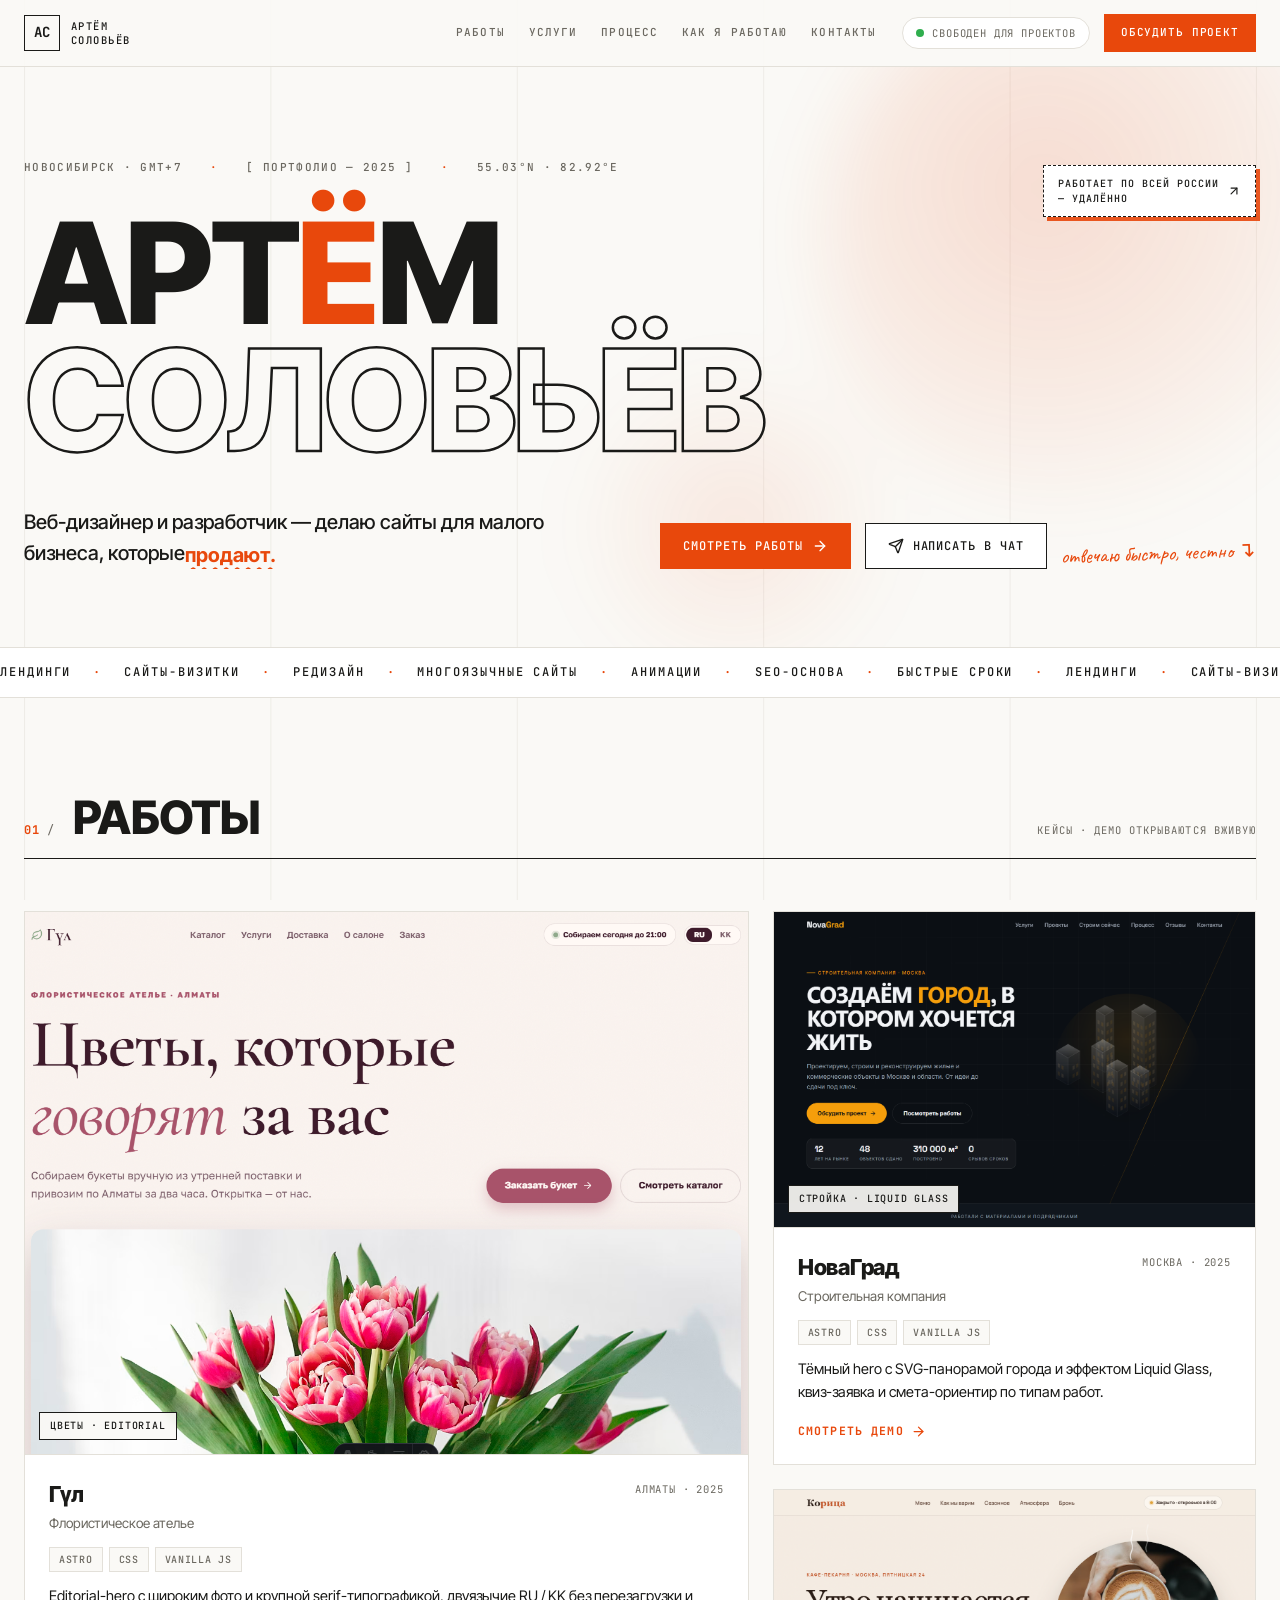
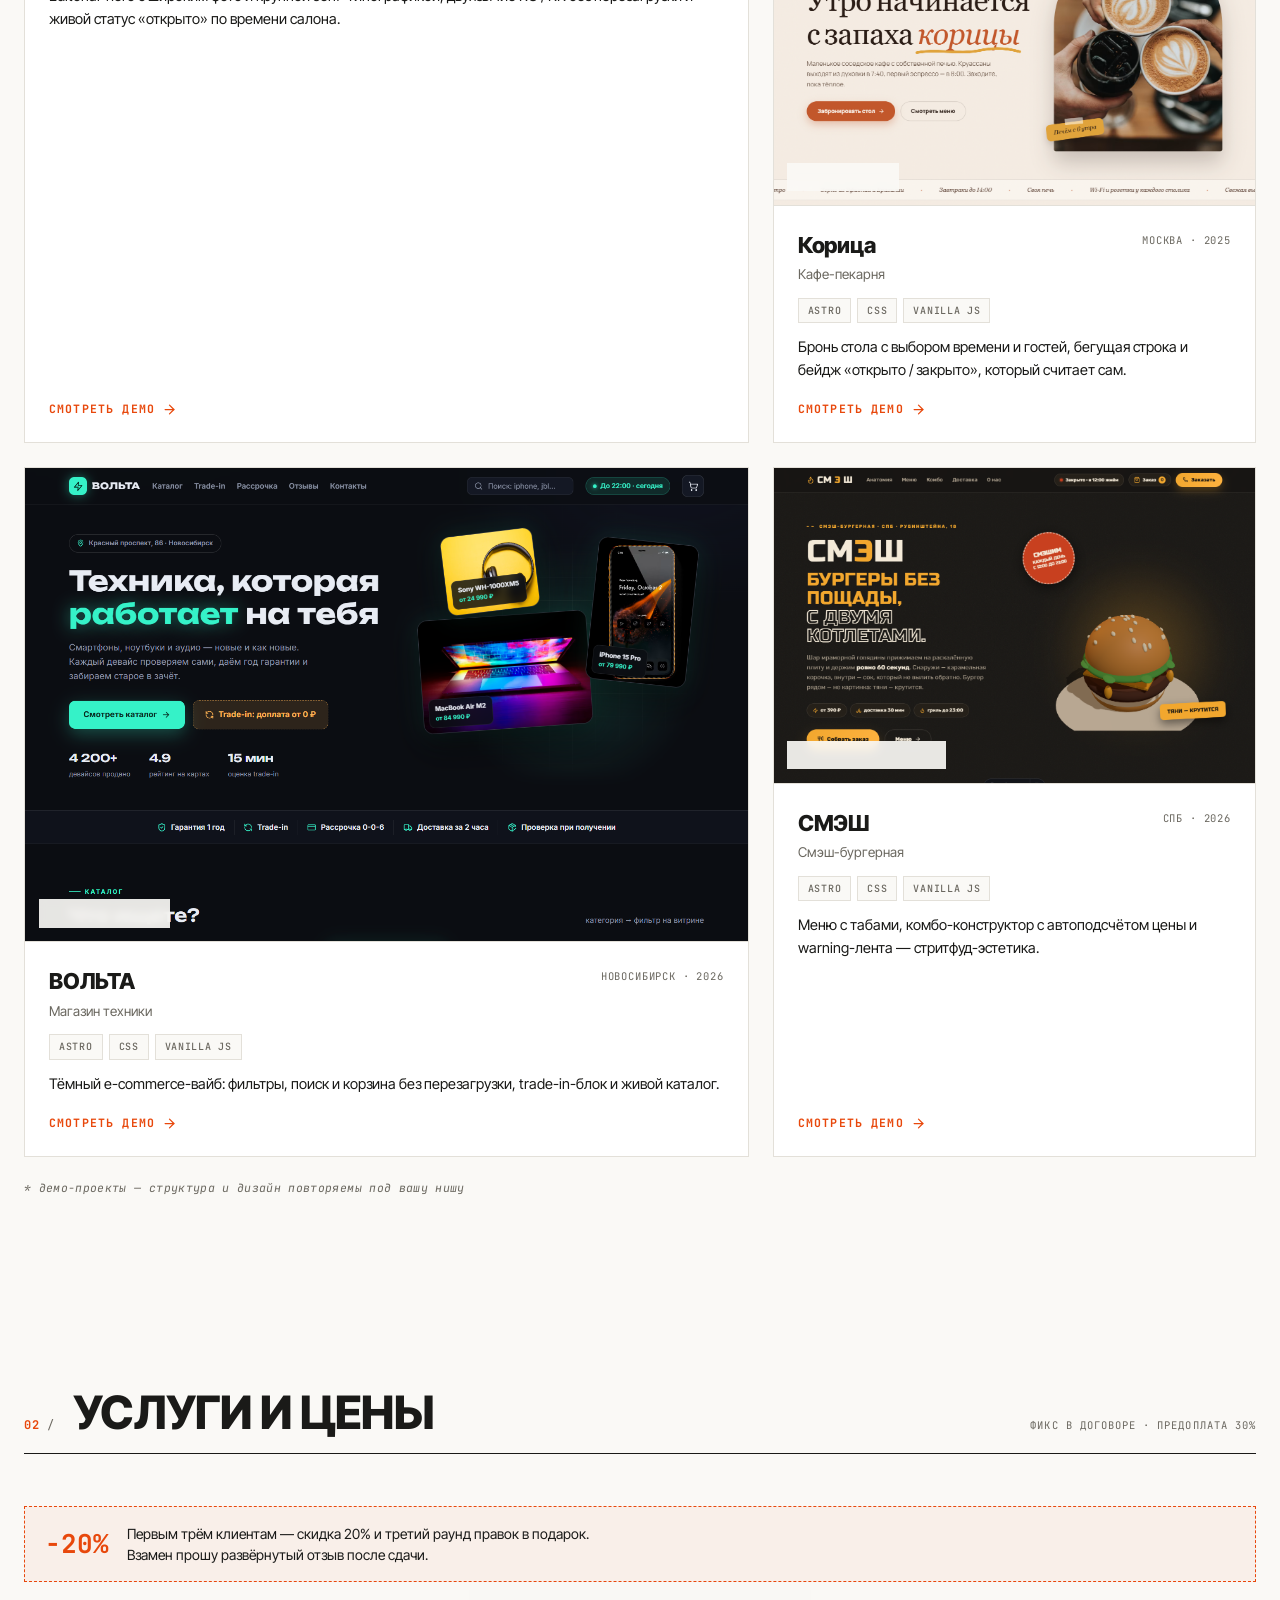
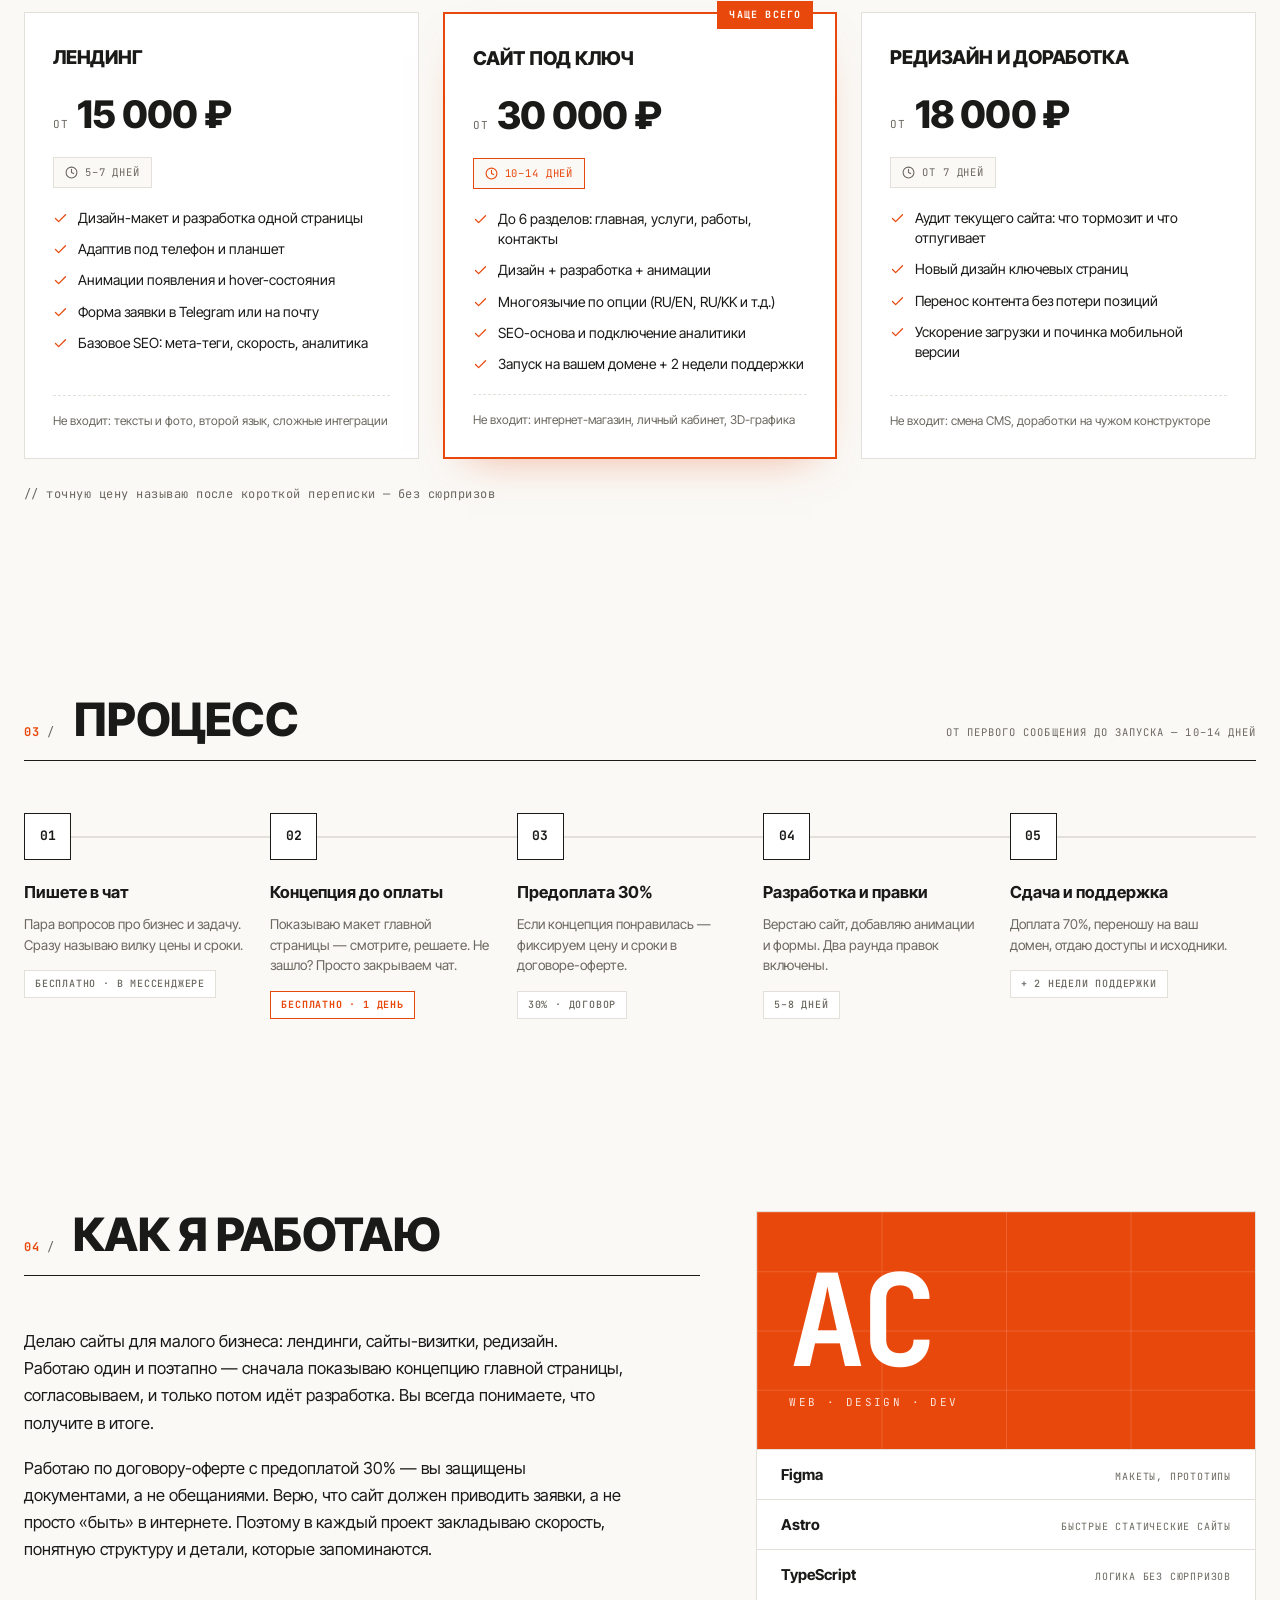
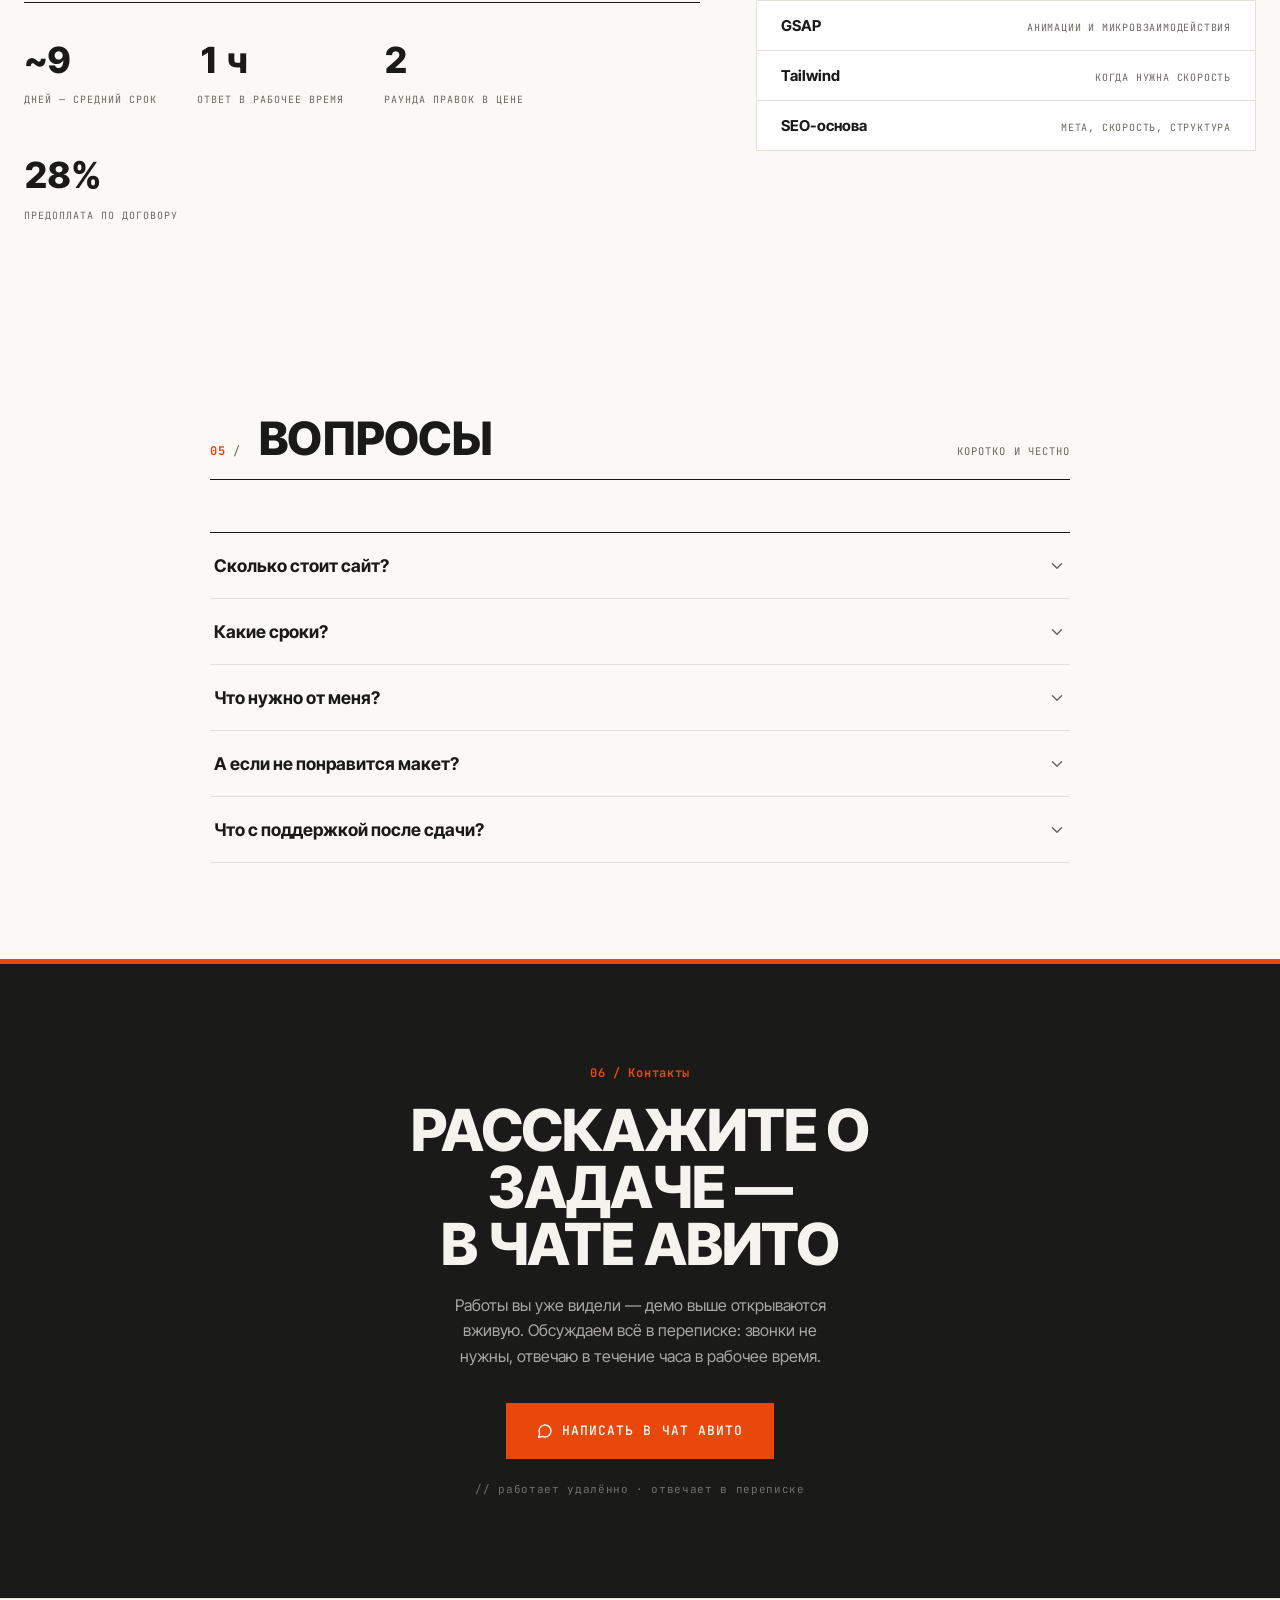
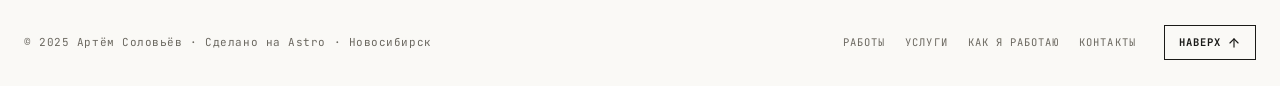
<file: index.html>
<!DOCTYPE html><html lang="ru"><head><meta charset="utf-8"><meta name="viewport" content="width=device-width, initial-scale=1.0"><meta name="description" content="Артём Соловьёв — веб-дизайнер и разработчик в Новосибирске. Лендинги, сайты под ключ и редизайн для малого бизнеса. Работаю удалённо по всей России."><link rel="icon" type="image/svg+xml" href="/favicon.svg"><link rel="icon" href="/favicon.ico"><title>Артём Соловьёв — веб-дизайнер и разработчик</title><link rel="preconnect" href="https://fonts.googleapis.com"><link rel="preconnect" href="https://fonts.gstatic.com" crossorigin><link href="https://fonts.googleapis.com/css2?family=Inter+Tight:wght@400;500;700;800&family=JetBrains+Mono:wght@400;500;700&family=Caveat:wght@600&display=swap" rel="stylesheet"><link rel="stylesheet" href="/_astro/index.BkhfBHZe.css"></head><body id="top"><div class="scroll-progress" aria-hidden="true"></div><div class="grid-lines" aria-hidden="true"></div><!-- ===== HEADER ===== --><header class="header"><div class="container header-inner"><a href="#top" class="brand" aria-label="Артём Соловьёв — наверх"><span class="brand-mark">АС</span><span class="brand-name">Артём<br>Соловьёв</span></a><nav class="mainnav" aria-label="Основная навигация"><a href="#works">Работы</a><a href="#services">Услуги</a><a href="#process">Процесс</a><a href="#about">Как я работаю</a><a href="#contact">Контакты</a></nav><div class="header-right"><span class="status"><span class="dot"></span>Свободен для проектов</span><a href="#contact" class="btn btn-primary btn-sm">Обсудить проект</a><button class="burger" id="burger" aria-label="Меню" aria-expanded="false"><svg width="24" height="24" viewBox="0 0 24 24" fill="none" stroke="currentColor" stroke-width="2" stroke-linecap="round" stroke-linejoin="round" aria-hidden="true">
    <path d="M4 6h16"/>
    <path d="M4 12h16"/>
    <path d="M4 18h16"/>
  </svg></button></div></div></header><!-- mobile menu overlay --><div class="mobile-menu" id="mobileMenu" aria-hidden="true"><button class="mobile-close" id="mobileClose" aria-label="Закрыть меню"><svg width="26" height="26" viewBox="0 0 24 24" fill="none" stroke="currentColor" stroke-width="2" stroke-linecap="round" stroke-linejoin="round" aria-hidden="true">
    <path d="M18 6 6 18"/>
    <path d="m6 6 12 12"/>
  </svg></button><nav class="mobile-nav"><a href="#works">Работы</a><a href="#services">Услуги</a><a href="#process">Процесс</a><a href="#about">Как я работаю</a><a href="#contact">Контакты</a></nav><a href="#contact" class="btn btn-primary">Обсудить проект</a></div><main><!-- ===== HERO ===== --><section class="hero"><div class="hero-blob" aria-hidden="true"></div><div class="container hero-inner"><div class="hero-meta reveal"><span>Новосибирск · GMT+7</span><span>[ Портфолио — 2025 ]</span><span>55.03°N · 82.92°E</span></div><h1 class="reveal" data-delay="1"><span class="line-solid">АРТ<span class="verm">Ё</span>М</span><span class="line-outline">СОЛОВЬЁВ</span></h1><div class="hero-bottom reveal" data-delay="2"><p class="hero-sub">Веб-дизайнер и разработчик — делаю сайты для малого бизнеса, которые<span class="rotator" aria-label="продают, впечатляют, запоминаются, работают"><span class="rotator-track" id="rotatorTrack"><span>продают.</span><span>впечатляют.</span><span>запоминаются.</span><span>работают.</span></span></span></p><div class="hero-actions"><a href="#works" class="btn btn-primary">Смотреть работы <svg width="16" height="16" viewBox="0 0 24 24" fill="none" stroke="currentColor" stroke-width="2" stroke-linecap="round" stroke-linejoin="round" aria-hidden="true">
    <path d="M5 12h14"/>
    <path d="m12 5 7 7-7 7"/>
  </svg></a><a href="#contact" class="btn btn-ghost"><svg width="16" height="16" viewBox="0 0 24 24" fill="none" stroke="currentColor" stroke-width="2" stroke-linecap="round" stroke-linejoin="round" aria-hidden="true">
    <path d="M14.536 21.686a.5.5 0 0 0 .937-.024l6.5-19a.496.496 0 0 0-.635-.635l-19 6.5a.5.5 0 0 0-.024.937l7.93 3.18a2 2 0 0 1 1.112 1.11z"/>
    <path d="m21.854 2.147-10.94 10.939"/>
  </svg> Написать в чат</a><span class="hand">отвечаю быстро, честно ↴</span></div></div><div class="sticker reveal" data-delay="3"><span>работает по всей России<br>— удалённо</span><svg width="14" height="14" viewBox="0 0 24 24" fill="none" stroke="currentColor" stroke-width="2" stroke-linecap="round" stroke-linejoin="round" aria-hidden="true">
    <path d="M7 7h10v10"/>
    <path d="M7 17 17 7"/>
  </svg></div></div></section><!-- ===== MARQUEE ===== --><div class="marquee" aria-hidden="true"><div class="marquee-track"><div class="marquee-group"><span class="mq"><span>Лендинги</span><i>·</i></span><span class="mq"><span>Сайты-визитки</span><i>·</i></span><span class="mq"><span>Редизайн</span><i>·</i></span><span class="mq"><span>Многоязычные сайты</span><i>·</i></span><span class="mq"><span>Анимации</span><i>·</i></span><span class="mq"><span>SEO-основа</span><i>·</i></span><span class="mq"><span>Быстрые сроки</span><i>·</i></span></div><div class="marquee-group"><span class="mq"><span>Лендинги</span><i>·</i></span><span class="mq"><span>Сайты-визитки</span><i>·</i></span><span class="mq"><span>Редизайн</span><i>·</i></span><span class="mq"><span>Многоязычные сайты</span><i>·</i></span><span class="mq"><span>Анимации</span><i>·</i></span><span class="mq"><span>SEO-основа</span><i>·</i></span><span class="mq"><span>Быстрые сроки</span><i>·</i></span></div></div></div><!-- ===== WORKS ===== --><section id="works" class="section"><div class="container"><div class="sec-head reveal"><span class="sec-index">01</span><h2 class="sec-title">Работы</h2><span class="sec-note">кейсы · демо открываются вживую</span></div><div class="works-grid"><article class="work work-featured reveal"><a href="/demos/flowers/" target="_blank" rel="noopener" class="work-shot" aria-label="Гүл — открыть демо"><img src="/demos/flowers/preview.png" alt="Скриншот сайта «Гүл»" loading="lazy"><span class="work-tag">цветы · editorial</span><span class="work-overlay" aria-hidden="true"><span class="work-overlay-btn">Смотреть демо <svg width="15" height="15" viewBox="0 0 24 24" fill="none" stroke="currentColor" stroke-width="2" stroke-linecap="round" stroke-linejoin="round" aria-hidden="true">
    <path d="M7 7h10v10"/>
    <path d="M7 17 17 7"/>
  </svg></span></span><span class="work-open"><svg width="18" height="18" viewBox="0 0 24 24" fill="none" stroke="currentColor" stroke-width="2" stroke-linecap="round" stroke-linejoin="round" aria-hidden="true">
    <path d="M7 7h10v10"/>
    <path d="M7 17 17 7"/>
  </svg></span></a><div class="work-body"><div class="work-top"><div><h3 class="work-name">Гүл</h3><p class="work-niche">Флористическое ателье</p></div><span class="work-geo">Алматы · 2025</span></div><div class="chips"><span class="chip">Astro</span><span class="chip">CSS</span><span class="chip">Vanilla JS</span></div><p class="work-desc">Editorial-hero с широким фото и крупной serif-типографикой, двуязычие RU / KK без перезагрузки и живой статус «открыто» по времени салона.</p><a href="/demos/flowers/" target="_blank" rel="noopener" class="work-link">Смотреть демо <svg width="15" height="15" viewBox="0 0 24 24" fill="none" stroke="currentColor" stroke-width="2" stroke-linecap="round" stroke-linejoin="round" aria-hidden="true">
    <path d="M5 12h14"/>
    <path d="m12 5 7 7-7 7"/>
  </svg></a></div></article><div class="works-col"><article class="work reveal" data-delay="1"><a href="/demos/novagrad/" target="_blank" rel="noopener" class="work-shot" aria-label="НоваГрад — открыть демо"><img src="/demos/novagrad/preview.png" alt="Скриншот сайта «НоваГрад»" loading="lazy"><span class="work-tag">стройка · liquid glass</span><span class="work-overlay" aria-hidden="true"><span class="work-overlay-btn">Смотреть демо <svg width="15" height="15" viewBox="0 0 24 24" fill="none" stroke="currentColor" stroke-width="2" stroke-linecap="round" stroke-linejoin="round" aria-hidden="true">
    <path d="M7 7h10v10"/>
    <path d="M7 17 17 7"/>
  </svg></span></span><span class="work-open"><svg width="18" height="18" viewBox="0 0 24 24" fill="none" stroke="currentColor" stroke-width="2" stroke-linecap="round" stroke-linejoin="round" aria-hidden="true">
    <path d="M7 7h10v10"/>
    <path d="M7 17 17 7"/>
  </svg></span></a><div class="work-body"><div class="work-top"><div><h3 class="work-name">НоваГрад</h3><p class="work-niche">Строительная компания</p></div><span class="work-geo">Москва · 2025</span></div><div class="chips"><span class="chip">Astro</span><span class="chip">CSS</span><span class="chip">Vanilla JS</span></div><p class="work-desc">Тёмный hero с SVG-панорамой города и эффектом Liquid Glass, квиз-заявка и смета-ориентир по типам работ.</p><a href="/demos/novagrad/" target="_blank" rel="noopener" class="work-link">Смотреть демо <svg width="15" height="15" viewBox="0 0 24 24" fill="none" stroke="currentColor" stroke-width="2" stroke-linecap="round" stroke-linejoin="round" aria-hidden="true">
    <path d="M5 12h14"/>
    <path d="m12 5 7 7-7 7"/>
  </svg></a></div></article><article class="work reveal" data-delay="2"><a href="/demos/koritsa/" target="_blank" rel="noopener" class="work-shot" aria-label="Корица — открыть демо"><img src="/demos/koritsa/preview.png" alt="Скриншот сайта «Корица»" loading="lazy"><span class="work-tag">кафе · тёплый</span><span class="work-overlay" aria-hidden="true"><span class="work-overlay-btn">Смотреть демо <svg width="15" height="15" viewBox="0 0 24 24" fill="none" stroke="currentColor" stroke-width="2" stroke-linecap="round" stroke-linejoin="round" aria-hidden="true">
    <path d="M7 7h10v10"/>
    <path d="M7 17 17 7"/>
  </svg></span></span><span class="work-open"><svg width="18" height="18" viewBox="0 0 24 24" fill="none" stroke="currentColor" stroke-width="2" stroke-linecap="round" stroke-linejoin="round" aria-hidden="true">
    <path d="M7 7h10v10"/>
    <path d="M7 17 17 7"/>
  </svg></span></a><div class="work-body"><div class="work-top"><div><h3 class="work-name">Корица</h3><p class="work-niche">Кафе-пекарня</p></div><span class="work-geo">Москва · 2025</span></div><div class="chips"><span class="chip">Astro</span><span class="chip">CSS</span><span class="chip">Vanilla JS</span></div><p class="work-desc">Бронь стола с выбором времени и гостей, бегущая строка и бейдж «открыто / закрыто», который считает сам.</p><a href="/demos/koritsa/" target="_blank" rel="noopener" class="work-link">Смотреть демо <svg width="15" height="15" viewBox="0 0 24 24" fill="none" stroke="currentColor" stroke-width="2" stroke-linecap="round" stroke-linejoin="round" aria-hidden="true">
    <path d="M5 12h14"/>
    <path d="m12 5 7 7-7 7"/>
  </svg></a></div></article><article class="work reveal" data-delay="3"><a href="/demos/volta/" target="_blank" rel="noopener" class="work-shot" aria-label="ВОЛЬТА — открыть демо"><img src="/demos/volta/preview.png" alt="Скриншот сайта «ВОЛЬТА»" loading="lazy"><span class="work-tag">техника · тёмный</span><span class="work-overlay" aria-hidden="true"><span class="work-overlay-btn">Смотреть демо <svg width="15" height="15" viewBox="0 0 24 24" fill="none" stroke="currentColor" stroke-width="2" stroke-linecap="round" stroke-linejoin="round" aria-hidden="true">
    <path d="M7 7h10v10"/>
    <path d="M7 17 17 7"/>
  </svg></span></span><span class="work-open"><svg width="18" height="18" viewBox="0 0 24 24" fill="none" stroke="currentColor" stroke-width="2" stroke-linecap="round" stroke-linejoin="round" aria-hidden="true">
    <path d="M7 7h10v10"/>
    <path d="M7 17 17 7"/>
  </svg></span></a><div class="work-body"><div class="work-top"><div><h3 class="work-name">ВОЛЬТА</h3><p class="work-niche">Магазин техники</p></div><span class="work-geo">Новосибирск · 2026</span></div><div class="chips"><span class="chip">Astro</span><span class="chip">CSS</span><span class="chip">Vanilla JS</span></div><p class="work-desc">Тёмный e-commerce-вайб: фильтры, поиск и корзина без перезагрузки, trade-in-блок и живой каталог.</p><a href="/demos/volta/" target="_blank" rel="noopener" class="work-link">Смотреть демо <svg width="15" height="15" viewBox="0 0 24 24" fill="none" stroke="currentColor" stroke-width="2" stroke-linecap="round" stroke-linejoin="round" aria-hidden="true">
    <path d="M5 12h14"/>
    <path d="m12 5 7 7-7 7"/>
  </svg></a></div></article><article class="work reveal" data-delay="4"><a href="/demos/smash/" target="_blank" rel="noopener" class="work-shot" aria-label="СМЭШ — открыть демо"><img src="/demos/smash/preview.png" alt="Скриншот сайта «СМЭШ»" loading="lazy"><span class="work-tag">бургерная · стритфуд</span><span class="work-overlay" aria-hidden="true"><span class="work-overlay-btn">Смотреть демо <svg width="15" height="15" viewBox="0 0 24 24" fill="none" stroke="currentColor" stroke-width="2" stroke-linecap="round" stroke-linejoin="round" aria-hidden="true">
    <path d="M7 7h10v10"/>
    <path d="M7 17 17 7"/>
  </svg></span></span><span class="work-open"><svg width="18" height="18" viewBox="0 0 24 24" fill="none" stroke="currentColor" stroke-width="2" stroke-linecap="round" stroke-linejoin="round" aria-hidden="true">
    <path d="M7 7h10v10"/>
    <path d="M7 17 17 7"/>
  </svg></span></a><div class="work-body"><div class="work-top"><div><h3 class="work-name">СМЭШ</h3><p class="work-niche">Смэш-бургерная</p></div><span class="work-geo">СПб · 2026</span></div><div class="chips"><span class="chip">Astro</span><span class="chip">CSS</span><span class="chip">Vanilla JS</span></div><p class="work-desc">Меню с табами, комбо-конструктор с автоподсчётом цены и warning-лента — стритфуд-эстетика.</p><a href="/demos/smash/" target="_blank" rel="noopener" class="work-link">Смотреть демо <svg width="15" height="15" viewBox="0 0 24 24" fill="none" stroke="currentColor" stroke-width="2" stroke-linecap="round" stroke-linejoin="round" aria-hidden="true">
    <path d="M5 12h14"/>
    <path d="m12 5 7 7-7 7"/>
  </svg></a></div></article></div></div><p class="works-note reveal"><em>* демо-проекты — структура и дизайн повторяемы под вашу нишу</em></p></div></section><!-- ===== SERVICES ===== --><section id="services" class="section section-alt"><div class="container"><div class="sec-head reveal"><span class="sec-index">02</span><h2 class="sec-title">Услуги и цены</h2><span class="sec-note">фикс в договоре · предоплата 30%</span></div><div class="promo-bar reveal"><span class="promo-pct">−20%</span><span class="promo-text">Первым трём клиентам — скидка 20% и третий раунд правок в подарок. Взамен прошу развёрнутый отзыв после сдачи.</span></div><div class="plans"><article class="plan reveal"><h3 class="plan-name">Лендинг</h3><p class="plan-price"><span class="plan-from">от</span>15 000 ₽</p><span class="plan-time"><svg width="13" height="13" viewBox="0 0 24 24" fill="none" stroke="currentColor" stroke-width="2" stroke-linecap="round" stroke-linejoin="round" aria-hidden="true">
    <circle cx="12" cy="12" r="10"/>
    <polyline points="12 6 12 12 16 14"/>
  </svg> 5–7 дней</span><ul class="plan-list"><li><svg width="15" height="15" viewBox="0 0 24 24" fill="none" stroke="currentColor" stroke-width="2" stroke-linecap="round" stroke-linejoin="round" aria-hidden="true"><path d="M20 6 9 17l-5-5"/></svg> Дизайн-макет и разработка одной страницы</li><li><svg width="15" height="15" viewBox="0 0 24 24" fill="none" stroke="currentColor" stroke-width="2" stroke-linecap="round" stroke-linejoin="round" aria-hidden="true"><path d="M20 6 9 17l-5-5"/></svg> Адаптив под телефон и планшет</li><li><svg width="15" height="15" viewBox="0 0 24 24" fill="none" stroke="currentColor" stroke-width="2" stroke-linecap="round" stroke-linejoin="round" aria-hidden="true"><path d="M20 6 9 17l-5-5"/></svg> Анимации появления и hover-состояния</li><li><svg width="15" height="15" viewBox="0 0 24 24" fill="none" stroke="currentColor" stroke-width="2" stroke-linecap="round" stroke-linejoin="round" aria-hidden="true"><path d="M20 6 9 17l-5-5"/></svg> Форма заявки в Telegram или на почту</li><li><svg width="15" height="15" viewBox="0 0 24 24" fill="none" stroke="currentColor" stroke-width="2" stroke-linecap="round" stroke-linejoin="round" aria-hidden="true"><path d="M20 6 9 17l-5-5"/></svg> Базовое SEO: мета-теги, скорость, аналитика</li></ul><p class="plan-not">Не входит: тексты и фото, второй язык, сложные интеграции</p></article><article class="plan plan-featured reveal" data-delay="1"><span class="plan-badge">Чаще всего</span><h3 class="plan-name">Сайт под ключ</h3><p class="plan-price"><span class="plan-from">от</span>30 000 ₽</p><span class="plan-time"><svg width="13" height="13" viewBox="0 0 24 24" fill="none" stroke="currentColor" stroke-width="2" stroke-linecap="round" stroke-linejoin="round" aria-hidden="true">
    <circle cx="12" cy="12" r="10"/>
    <polyline points="12 6 12 12 16 14"/>
  </svg> 10–14 дней</span><ul class="plan-list"><li><svg width="15" height="15" viewBox="0 0 24 24" fill="none" stroke="currentColor" stroke-width="2" stroke-linecap="round" stroke-linejoin="round" aria-hidden="true"><path d="M20 6 9 17l-5-5"/></svg> До 6 разделов: главная, услуги, работы, контакты</li><li><svg width="15" height="15" viewBox="0 0 24 24" fill="none" stroke="currentColor" stroke-width="2" stroke-linecap="round" stroke-linejoin="round" aria-hidden="true"><path d="M20 6 9 17l-5-5"/></svg> Дизайн + разработка + анимации</li><li><svg width="15" height="15" viewBox="0 0 24 24" fill="none" stroke="currentColor" stroke-width="2" stroke-linecap="round" stroke-linejoin="round" aria-hidden="true"><path d="M20 6 9 17l-5-5"/></svg> Многоязычие по опции (RU/EN, RU/KK и т.д.)</li><li><svg width="15" height="15" viewBox="0 0 24 24" fill="none" stroke="currentColor" stroke-width="2" stroke-linecap="round" stroke-linejoin="round" aria-hidden="true"><path d="M20 6 9 17l-5-5"/></svg> SEO-основа и подключение аналитики</li><li><svg width="15" height="15" viewBox="0 0 24 24" fill="none" stroke="currentColor" stroke-width="2" stroke-linecap="round" stroke-linejoin="round" aria-hidden="true"><path d="M20 6 9 17l-5-5"/></svg> Запуск на вашем домене + 2 недели поддержки</li></ul><p class="plan-not">Не входит: интернет-магазин, личный кабинет, 3D-графика</p></article><article class="plan reveal" data-delay="2"><h3 class="plan-name">Редизайн и доработка</h3><p class="plan-price"><span class="plan-from">от</span>18 000 ₽</p><span class="plan-time"><svg width="13" height="13" viewBox="0 0 24 24" fill="none" stroke="currentColor" stroke-width="2" stroke-linecap="round" stroke-linejoin="round" aria-hidden="true">
    <circle cx="12" cy="12" r="10"/>
    <polyline points="12 6 12 12 16 14"/>
  </svg> от 7 дней</span><ul class="plan-list"><li><svg width="15" height="15" viewBox="0 0 24 24" fill="none" stroke="currentColor" stroke-width="2" stroke-linecap="round" stroke-linejoin="round" aria-hidden="true"><path d="M20 6 9 17l-5-5"/></svg> Аудит текущего сайта: что тормозит и что отпугивает</li><li><svg width="15" height="15" viewBox="0 0 24 24" fill="none" stroke="currentColor" stroke-width="2" stroke-linecap="round" stroke-linejoin="round" aria-hidden="true"><path d="M20 6 9 17l-5-5"/></svg> Новый дизайн ключевых страниц</li><li><svg width="15" height="15" viewBox="0 0 24 24" fill="none" stroke="currentColor" stroke-width="2" stroke-linecap="round" stroke-linejoin="round" aria-hidden="true"><path d="M20 6 9 17l-5-5"/></svg> Перенос контента без потери позиций</li><li><svg width="15" height="15" viewBox="0 0 24 24" fill="none" stroke="currentColor" stroke-width="2" stroke-linecap="round" stroke-linejoin="round" aria-hidden="true"><path d="M20 6 9 17l-5-5"/></svg> Ускорение загрузки и починка мобильной версии</li></ul><p class="plan-not">Не входит: смена CMS, доработки на чужом конструкторе</p></article></div><p class="plans-note reveal">// точную цену называю после короткой переписки — без сюрпризов</p></div></section><!-- ===== PROCESS ===== --><section id="process" class="section"><div class="container"><div class="sec-head reveal"><span class="sec-index">03</span><h2 class="sec-title">Процесс</h2><span class="sec-note">от первого сообщения до запуска — 10–14 дней</span></div><div class="steps"><div class="step reveal"><span class="step-num">01</span><h3 class="step-name">Пишете в чат</h3><p class="step-desc">Пара вопросов про бизнес и задачу. Сразу называю вилку цены и сроки.</p><span class="step-chip">бесплатно · в мессенджере</span></div><div class="step reveal" data-delay="1"><span class="step-num">02</span><h3 class="step-name">Концепция до оплаты</h3><p class="step-desc">Показываю макет главной страницы — смотрите, решаете. Не зашло? Просто закрываем чат.</p><span class="step-chip">бесплатно · 1 день</span></div><div class="step reveal" data-delay="2"><span class="step-num">03</span><h3 class="step-name">Предоплата 30%</h3><p class="step-desc">Если концепция понравилась — фиксируем цену и сроки в договоре-оферте.</p><span class="step-chip">30% · договор</span></div><div class="step reveal" data-delay="3"><span class="step-num">04</span><h3 class="step-name">Разработка и правки</h3><p class="step-desc">Верстаю сайт, добавляю анимации и формы. Два раунда правок включены.</p><span class="step-chip">5–8 дней</span></div><div class="step reveal" data-delay="4"><span class="step-num">05</span><h3 class="step-name">Сдача и поддержка</h3><p class="step-desc">Доплата 70%, переношу на ваш домен, отдаю доступы и исходники.</p><span class="step-chip">+ 2 недели поддержки</span></div></div></div></section><!-- ===== ABOUT ===== --><section id="about" class="section section-alt"><div class="container about-grid"><div><div class="sec-head reveal"><span class="sec-index">04</span><h2 class="sec-title">Как я работаю</h2></div><div class="about-text reveal" data-delay="1"><p>Делаю сайты для малого бизнеса: лендинги, сайты-визитки, редизайн. Работаю один и поэтапно — сначала показываю концепцию главной страницы, согласовываем, и только потом идёт разработка. Вы всегда понимаете, что получите в итоге.</p><p>Работаю по договору-оферте с предоплатой 30% — вы защищены документами, а не обещаниями. Верю, что сайт должен приводить заявки, а не просто «быть» в интернете. Поэтому в каждый проект закладываю скорость, понятную структуру и детали, которые запоминаются.</p></div><div class="facts reveal" data-delay="2"><div class="fact"><span class="fact-num" data-count="10" data-prefix="~">0</span><span class="fact-label">дней — средний срок</span></div><div class="fact"><span class="fact-num" data-count="1" data-suffix=" ч">0</span><span class="fact-label">ответ в рабочее время</span></div><div class="fact"><span class="fact-num" data-count="2">0</span><span class="fact-label">раунда правок в цене</span></div><div class="fact"><span class="fact-num" data-count="30" data-suffix="%">0</span><span class="fact-label">предоплата по договору</span></div></div></div><div class="about-card reveal" data-delay="1"><div class="about-mono"><span class="about-mono-text">АС</span><span class="about-mono-sub">web · design · dev</span></div><ul class="stack"><li><span>Figma</span><i>макеты, прототипы</i></li><li><span>Astro</span><i>быстрые статические сайты</i></li><li><span>TypeScript</span><i>логика без сюрпризов</i></li><li><span>GSAP</span><i>анимации и микровзаимодействия</i></li><li><span>Tailwind</span><i>когда нужна скорость</i></li><li><span>SEO-основа</span><i>мета, скорость, структура</i></li></ul></div></div></section><!-- ===== FAQ ===== --><section id="faq" class="section section-alt"><div class="container container-narrow"><div class="sec-head reveal"><span class="sec-index">05</span><h2 class="sec-title">Вопросы</h2><span class="sec-note">коротко и честно</span></div><div class="faq-list"><div class="faq-item reveal" data-delay="0"><button class="faq-q" aria-expanded="false"><span>Сколько стоит сайт?</span><svg width="18" height="18" viewBox="0 0 24 24" fill="none" stroke="currentColor" stroke-width="2" stroke-linecap="round" stroke-linejoin="round" aria-hidden="true"><path d="m6 9 6 6 6-6"/></svg></button><div class="faq-a"><div class="faq-a-inner">Лендинг — от 15 000 ₽, сайт под ключ — от 30 000 ₽, редизайн — от 18 000 ₽. Точную цену называю после короткой переписки: смотрю объём, контент и сроки. Цифра фиксируется в договоре и не растёт в процессе.</div></div></div><div class="faq-item reveal" data-delay="1"><button class="faq-q" aria-expanded="false"><span>Какие сроки?</span><svg width="18" height="18" viewBox="0 0 24 24" fill="none" stroke="currentColor" stroke-width="2" stroke-linecap="round" stroke-linejoin="round" aria-hidden="true"><path d="m6 9 6 6 6-6"/></svg></button><div class="faq-a"><div class="faq-a-inner">Лендинг — 5–7 дней, сайт под ключ — 10–14 дней, редизайн — от недели. Срок считается с момента предоплаты и получения материалов. Главный фактор задержек — скорость обратной связи, поэтому отвечаю быстро и жду того же.</div></div></div><div class="faq-item reveal" data-delay="2"><button class="faq-q" aria-expanded="false"><span>Что нужно от меня?</span><svg width="18" height="18" viewBox="0 0 24 24" fill="none" stroke="currentColor" stroke-width="2" stroke-linecap="round" stroke-linejoin="round" aria-hidden="true"><path d="m6 9 6 6 6-6"/></svg></button><div class="faq-a"><div class="faq-a-inner">Всё общение — в переписке, звонки не нужны. От вас: доступ к домену (или помогу купить) и то, что есть из контента: логотип, фото, тексты. Если текстов нет — соберу структуру и черновики сам, вы только вычитаете.</div></div></div><div class="faq-item reveal" data-delay="0"><button class="faq-q" aria-expanded="false"><span>А если не понравится макет?</span><svg width="18" height="18" viewBox="0 0 24 24" fill="none" stroke="currentColor" stroke-width="2" stroke-linecap="round" stroke-linejoin="round" aria-hidden="true"><path d="m6 9 6 6 6-6"/></svg></button><div class="faq-a"><div class="faq-a-inner">Концепцию главной страницы показываю бесплатно, ещё до оплаты — не зашло, просто расходимся без денег. Дальше в цену включены два раунда правок — этого всегда хватало.</div></div></div><div class="faq-item reveal" data-delay="1"><button class="faq-q" aria-expanded="false"><span>Что с поддержкой после сдачи?</span><svg width="18" height="18" viewBox="0 0 24 24" fill="none" stroke="currentColor" stroke-width="2" stroke-linecap="round" stroke-linejoin="round" aria-hidden="true"><path d="m6 9 6 6 6-6"/></svg></button><div class="faq-a"><div class="faq-a-inner">Две недели после запуска правлю баги и мелочи бесплатно. Дальше — разовые задачи по фиксированному прайсу или лёгкая подписка на обновления. Доступы и исходники остаются у вас навсегда.</div></div></div></div></div></section><!-- ===== CONTACT ===== --><section id="contact" class="contact"><div class="container contact-inner"><span class="sec-index sec-index-light">06 / Контакты</span><h2 class="contact-title reveal">Расскажите о задаче —<br>в чате Авито</h2><p class="contact-sub reveal" data-delay="1">Работы вы уже видели — демо выше открываются вживую. Обсуждаем всё в переписке: звонки не нужны, отвечаю в течение часа в рабочее время.</p><!-- TODO: когда объявление опубликовано — вставить ссылку в href --><a href="#" class="btn btn-primary btn-lg reveal" data-delay="2"><svg width="16" height="16" viewBox="0 0 24 24" fill="none" stroke="currentColor" stroke-width="2" stroke-linecap="round" stroke-linejoin="round" aria-hidden="true">
    <path d="M7.9 20A9 9 0 1 0 4 16.1L2 22Z"/>
  </svg> Написать в чат Авито</a><span class="contact-note reveal" data-delay="3">// работает удалённо · отвечает в переписке</span></div></section></main><!-- ===== FOOTER ===== --><footer class="footer"><div class="container footer-inner"><span class="footer-copy">© 2025 Артём Соловьёв · Сделано на Astro · Новосибирск</span><nav class="footer-nav" aria-label="Навигация в подвале"><a href="#works">Работы</a><a href="#services">Услуги</a><a href="#about">Как я работаю</a><a href="#contact">Контакты</a></nav><a href="#top" class="footer-top">Наверх <svg width="14" height="14" viewBox="0 0 24 24" fill="none" stroke="currentColor" stroke-width="2" stroke-linecap="round" stroke-linejoin="round" aria-hidden="true">
    <path d="m5 12 7-7 7 7"/>
    <path d="M12 19V5"/>
  </svg></a></div></footer><script type="module">var e=window.matchMedia(`(prefers-reduced-motion: reduce)`).matches,t=document.querySelector(`.scroll-progress`),n=()=>{let e=document.documentElement,n=e.scrollHeight-e.clientHeight;t.style.width=(n>0?e.scrollTop/n*100:0)+`%`};window.addEventListener(`scroll`,n,{passive:!0}),n();var r=new IntersectionObserver(e=>{e.forEach(e=>{e.isIntersecting&&(e.target.classList.add(`in`),r.unobserve(e.target))})},{threshold:.12});document.querySelectorAll(`.reveal`).forEach(e=>r.observe(e));var i=document.getElementById(`rotatorTrack`);if(i&&!e){let e=i.children.length,t=0;setInterval(()=>{t=(t+1)%e,i.style.transform=`translateY(${-t*1.42}em)`},2500)}var a=document.querySelectorAll(`.mainnav a[href^="#"], .mobile-nav a[href^="#"]`),o=document.querySelectorAll(`section[id]`),s=()=>{let e=window.scrollY+140,t=``;o.forEach(n=>{n.offsetTop<=e&&(t=n.id)}),a.forEach(e=>e.classList.toggle(`active`,e.getAttribute(`href`)===`#`+t))};window.addEventListener(`scroll`,s,{passive:!0}),s();var c=document.getElementById(`burger`),l=document.getElementById(`mobileMenu`),u=document.getElementById(`mobileClose`),d=e=>{l.classList.toggle(`open`,e),l.setAttribute(`aria-hidden`,String(!e)),c.setAttribute(`aria-expanded`,String(e)),document.body.style.overflow=e?`hidden`:``};c.addEventListener(`click`,()=>d(!0)),u.addEventListener(`click`,()=>d(!1)),l.querySelectorAll(`a`).forEach(e=>e.addEventListener(`click`,()=>d(!1)));var f=document.querySelectorAll(`.fact-num`),p=t=>{let n=Number(t.dataset.count||0),r=t.dataset.prefix||``,i=t.dataset.suffix||``;if(e){t.textContent=r+n+i;return}let a=performance.now(),o=e=>{let s=Math.min((e-a)/1100,1),c=1-(1-s)**3;t.textContent=r+Math.round(n*c)+i,s<1&&requestAnimationFrame(o)};requestAnimationFrame(o)},m=new IntersectionObserver(e=>{e.forEach(e=>{e.isIntersecting&&(p(e.target),m.unobserve(e.target))})},{threshold:.5});f.forEach(e=>m.observe(e)),document.querySelectorAll(`.faq-item`).forEach(e=>{let t=e.querySelector(`.faq-q`),n=e.querySelector(`.faq-a`);t.addEventListener(`click`,()=>{let r=e.classList.contains(`open`);document.querySelectorAll(`.faq-item.open`).forEach(e=>{e.classList.remove(`open`),e.querySelector(`.faq-a`).style.maxHeight=`0px`,e.querySelector(`.faq-q`).setAttribute(`aria-expanded`,`false`)}),r||(e.classList.add(`open`),n.style.maxHeight=n.scrollHeight+`px`,t.setAttribute(`aria-expanded`,`true`))})});</script></body></html>
</file>
<file: _astro/index.BkhfBHZe.css>
:root{--paper:#faf9f6;--card:#fff;--ink:#1a1a18;--muted:#6b6860;--verm:#e8480c;--verm-dark:#c23a08;--line:#e3e0d9;--mono:"JetBrains Mono", ui-monospace, monospace;--sans:"Inter Tight", system-ui, sans-serif;--container:1240px}*{box-sizing:border-box;margin:0;padding:0}html{scroll-behavior:smooth}body{background:var(--paper);color:var(--ink);font-family:var(--sans);-webkit-font-smoothing:antialiased;font-weight:400;line-height:1.55;overflow-x:hidden}img{max-width:100%}a{color:inherit}.container{width:min(var(--container), 100% - 48px);z-index:1;margin-inline:auto;position:relative}.container-narrow{width:min(860px,100% - 48px)}.grid-lines{pointer-events:none;z-index:0;background-image:linear-gradient(to right, var(--line) 1px, transparent 1px);background-size:calc(min(var(--container), 100% - 48px) / 5) 100%;opacity:.5;background-position:top;position:fixed;inset:0}.scroll-progress{background:var(--verm);z-index:100;width:0;height:2px;position:fixed;top:0;left:0}.btn{font-family:var(--mono);text-transform:uppercase;letter-spacing:.08em;border:1.5px solid var(--ink);cursor:pointer;color:var(--ink);background:0 0;align-items:center;gap:9px;padding:13px 22px;font-size:12px;font-weight:500;text-decoration:none;transition:transform .25s,box-shadow .25s,background .25s,color .25s,border-color .25s;display:inline-flex}.btn:hover{transform:translateY(-2px);box-shadow:0 10px 24px -12px #1a1a1859}.btn-primary{background:var(--verm);border-color:var(--verm);color:#fff}.btn-primary:hover{background:var(--verm-dark);border-color:var(--verm-dark)}.btn-ghost{background:var(--card)}.btn-ghost:hover{border-color:var(--verm);color:var(--verm)}.btn-sm{padding:9px 16px;font-size:11px}.header{z-index:50;-webkit-backdrop-filter:blur(10px);border-bottom:1px solid var(--line);background:#faf9f6eb;position:sticky;top:0}.header-inner{align-items:center;gap:26px;height:66px;display:flex}.brand{align-items:center;gap:11px;text-decoration:none;display:flex}.brand-mark{border:1.5px solid var(--ink);width:36px;height:36px;font-family:var(--mono);place-items:center;font-size:14px;font-weight:700;transition:background .25s,color .25s,border-color .25s;display:grid}.brand:hover .brand-mark{background:var(--verm);border-color:var(--verm);color:#fff}.brand-name{font-family:var(--mono);letter-spacing:.14em;text-transform:uppercase;font-size:10.5px;font-weight:500;line-height:1.35}.mainnav{gap:24px;margin-left:auto;display:flex}.mainnav a{font-family:var(--mono);text-transform:uppercase;letter-spacing:.1em;color:var(--muted);border-bottom:1px solid #0000;padding:4px 0;font-size:11px;font-weight:500;text-decoration:none;transition:color .2s,border-color .2s}.mainnav a:hover,.mainnav a.active{color:var(--verm);border-bottom-color:var(--verm)}.mobile-nav a.active{color:var(--verm)}.header-right{align-items:center;gap:14px;display:flex}.status{font-family:var(--mono);text-transform:uppercase;letter-spacing:.08em;color:var(--muted);border:1px solid var(--line);background:var(--card);white-space:nowrap;border-radius:999px;align-items:center;gap:8px;padding:7px 13px;font-size:10.5px;display:inline-flex}.status .dot{background:#2fae4e;border-radius:50%;width:8px;height:8px;animation:2s ease-in-out infinite pulse}@keyframes pulse{0%,to{box-shadow:0 0 #2fae4e73}50%{box-shadow:0 0 0 6px #2fae4e00}}.burger{border:1.5px solid var(--ink);cursor:pointer;width:40px;height:40px;color:var(--ink);background:0 0;place-items:center;display:none}.mobile-menu{z-index:90;background:var(--paper);flex-direction:column;justify-content:center;align-items:flex-start;gap:34px;padding:40px 32px;transition:transform .4s cubic-bezier(.7,0,.3,1);display:flex;position:fixed;inset:0;transform:translateY(-100%)}.mobile-menu.open{transform:translateY(0)}.mobile-close{border:1.5px solid var(--ink);cursor:pointer;width:44px;height:44px;color:var(--ink);background:0 0;place-items:center;display:grid;position:absolute;top:18px;right:24px}.mobile-nav{flex-direction:column;gap:6px;display:flex}.mobile-nav a{text-transform:uppercase;letter-spacing:-.01em;font-size:clamp(30px,8vw,44px);font-weight:800;line-height:1.25;text-decoration:none}.mobile-nav a:hover{color:var(--verm)}.hero{padding:92px 0 78px;position:relative;overflow:hidden}.hero-blob{aspect-ratio:1;pointer-events:none;z-index:0;filter:blur(34px);background:radial-gradient(circle at 40% 40%,#e8480c29,#e8480c0d 55%,#0000 72%);border-radius:50%;width:clamp(340px,44vw,640px);animation:26s ease-in-out infinite alternate blob-drift;position:absolute;top:-18%;right:-8%}.hero-blob:after{content:"";aspect-ratio:1;background:radial-gradient(circle,#e8480c1a,#0000 70%);border-radius:50%;width:60%;position:absolute;bottom:-30%;left:-45%}@keyframes blob-drift{0%{transform:translate(0)scale(1)}50%{transform:translate(-9%,12%)scale(1.12)}to{transform:translate(6%,-6%)scale(.94)}}.hero-inner{position:relative}.hero-meta{font-family:var(--mono);text-transform:uppercase;letter-spacing:.12em;color:var(--muted);flex-wrap:wrap;gap:28px;margin-bottom:34px;font-size:11px;font-weight:500;display:flex}.hero-meta span+span:before{content:"·";color:var(--verm);margin-right:28px}.hero h1{text-transform:uppercase;letter-spacing:-.025em;flex-direction:column;font-size:clamp(52px,11vw,148px);font-weight:800;line-height:.9;display:flex}.hero h1 .verm{color:var(--verm)}.hero h1 .line-outline{color:#0000;-webkit-text-stroke:2.5px var(--ink)}.hero-bottom{flex-wrap:wrap;justify-content:space-between;align-items:flex-end;gap:40px;margin-top:44px;display:flex}.hero-sub{max-width:520px;color:var(--ink);font-size:clamp(17px,1.6vw,20px);font-weight:500}.rotator{vertical-align:bottom;height:1.42em;display:inline-block;overflow:hidden}.rotator-track{will-change:transform;flex-direction:column;transition:transform .55s cubic-bezier(.7,0,.3,1);display:flex}.rotator-track span{height:1.42em;color:var(--verm);white-space:nowrap;text-decoration:underline wavy var(--verm) 1.5px;text-underline-offset:5px;text-decoration-skip-ink:none;font-weight:700;line-height:1.42em;display:block}.hero-actions{flex-wrap:wrap;gap:14px;display:flex}.sticker{font-family:var(--mono);text-transform:uppercase;letter-spacing:.1em;color:var(--ink);background:var(--card);border:1.5px dashed var(--ink);align-items:center;gap:8px;padding:10px 14px;font-size:10px;font-weight:500;line-height:1.5;display:inline-flex;position:absolute;top:6px;right:0;transform:rotate(5deg);box-shadow:4px 4px #e8480ce6}.marquee{border-top:1px solid var(--line);border-bottom:1px solid var(--line);background:var(--card);z-index:1;padding:15px 0;position:relative;overflow:hidden}.marquee-track{width:max-content;animation:32s linear infinite marquee;display:flex}.marquee:hover .marquee-track{animation-play-state:paused}.marquee-group{display:flex}.mq{font-family:var(--mono);text-transform:uppercase;letter-spacing:.16em;color:var(--ink);white-space:nowrap;align-items:center;font-size:12px;font-weight:500;display:inline-flex}.mq i{color:var(--verm);margin:0 22px;font-style:normal}@keyframes marquee{to{transform:translate(-50%)}}.section{padding:96px 0;position:relative}.section-alt{background:0 0}section[id]{scroll-margin-top:84px}.sec-head{border-bottom:1.5px solid var(--ink);align-items:baseline;gap:18px;margin-bottom:52px;padding-bottom:18px;display:flex}.sec-index{font-family:var(--mono);color:var(--verm);letter-spacing:.06em;font-size:12px;font-weight:700}.sec-index:after{content:" /";color:var(--muted);font-weight:400}.sec-title{text-transform:uppercase;letter-spacing:-.015em;font-size:clamp(30px,4.2vw,46px);font-weight:800;line-height:1}.sec-note{font-family:var(--mono);text-transform:uppercase;letter-spacing:.1em;color:var(--muted);text-align:right;margin-left:auto;font-size:10.5px}.works-grid{grid-template-columns:1.5fr 1fr;align-items:stretch;gap:24px;display:grid}.works-col{display:contents}.work-featured{grid-row:span 2}.work{background:var(--card);border:1px solid var(--line);flex-direction:column;transition:transform .35s,box-shadow .35s,border-color .35s;display:flex}.work:hover{border-color:var(--ink);transform:translateY(-5px);box-shadow:0 22px 44px -20px #1a1a1840}.work-shot{border-bottom:1px solid var(--line);aspect-ratio:16/10.5;display:block;position:relative;overflow:hidden}.work-featured .work-shot{aspect-ratio:16/10;flex:1}.work-shot img{object-fit:cover;object-position:top center;width:100%;height:100%;transition:transform .7s cubic-bezier(.2,.6,.2,1);display:block}.work:hover .work-shot img{transform:scale(1.04)}.work-tag{z-index:2;font-family:var(--mono);text-transform:uppercase;letter-spacing:.08em;color:var(--ink);border:1px solid var(--ink);backdrop-filter:blur(4px);background:#faf9f6eb;padding:5px 10px;font-size:10px;font-weight:500;transition:background .3s,color .3s,border-color .3s;position:absolute;bottom:14px;left:14px}.work:hover .work-tag{background:var(--verm);border-color:var(--verm);color:#fff}.work-overlay{z-index:1;opacity:0;pointer-events:none;background:linear-gradient(#1a1a180f 45%,#1a1a186b);place-items:center;transition:opacity .35s;display:grid;position:absolute;inset:0}.work:hover .work-overlay{opacity:1}.work-overlay-btn{font-family:var(--mono);text-transform:uppercase;letter-spacing:.1em;background:var(--verm);color:#fff;align-items:center;gap:8px;padding:11px 18px;font-size:11px;font-weight:700;transition:transform .35s cubic-bezier(.2,.6,.2,1);display:inline-flex;transform:translateY(10px)}.work:hover .work-overlay-btn{transform:translateY(0)}.work-open{background:var(--card);border:1.5px solid var(--ink);width:40px;height:40px;color:var(--ink);opacity:0;place-items:center;transition:opacity .3s,transform .3s,background .3s,color .3s;display:grid;position:absolute;top:14px;right:14px;transform:translate(6px,-6px)}.work:hover .work-open{opacity:1;transform:translate(0)}.work-open:hover{background:var(--verm);border-color:var(--verm);color:#fff}.work-body{flex-direction:column;flex:1;gap:13px;padding:22px 24px 24px;display:flex}.work-top{justify-content:space-between;align-items:flex-start;gap:14px;display:flex}.work-name{letter-spacing:-.01em;font-size:22px;font-weight:800}.work-niche{color:var(--muted);margin-top:2px;font-size:13.5px}.work-geo{font-family:var(--mono);text-transform:uppercase;letter-spacing:.08em;color:var(--muted);white-space:nowrap;padding-top:4px;font-size:10.5px}.chips{flex-wrap:wrap;gap:6px;display:flex}.chip{font-family:var(--mono);letter-spacing:.07em;text-transform:uppercase;border:1px solid var(--line);background:var(--paper);color:var(--muted);padding:4px 9px;font-size:10px;font-weight:500}.work-desc{color:var(--ink);font-size:14.5px;line-height:1.55}.work-link{font-family:var(--mono);text-transform:uppercase;letter-spacing:.1em;color:var(--verm);align-items:center;gap:7px;margin-top:auto;padding-top:6px;font-size:11.5px;font-weight:700;text-decoration:none;display:inline-flex}.work-link svg{transition:transform .25s}.work-link:hover{text-decoration:underline}.work-link:hover svg{transform:translate(4px)}.works-note{font-family:var(--mono);color:var(--muted);letter-spacing:.03em;margin-top:22px;font-size:11.5px}.plans{grid-template-columns:repeat(3,1fr);gap:24px;display:grid}.plan{background:var(--card);border:1px solid var(--line);flex-direction:column;padding:30px 28px 28px;transition:transform .35s,box-shadow .35s;display:flex;position:relative}.plan:hover{transform:translateY(-5px);box-shadow:0 22px 44px -22px #1a1a1840}.plan-featured{border:2px solid var(--verm)}.plan-badge{background:var(--verm);color:#fff;font-family:var(--mono);text-transform:uppercase;letter-spacing:.12em;padding:6px 12px;font-size:10px;font-weight:700;position:absolute;top:-13px;right:22px}.plan-name{text-transform:uppercase;letter-spacing:-.01em;font-size:19px;font-weight:800}.plan-price{letter-spacing:-.02em;align-items:baseline;gap:8px;margin:12px 0 14px;font-size:38px;font-weight:800;display:flex}.plan-from{font-family:var(--mono);text-transform:uppercase;color:var(--muted);letter-spacing:.1em;font-size:11px;font-weight:400}.plan-time{font-family:var(--mono);text-transform:uppercase;letter-spacing:.08em;border:1px solid var(--line);background:var(--paper);color:var(--muted);align-self:flex-start;align-items:center;gap:7px;margin-bottom:20px;padding:6px 11px;font-size:10.5px;display:inline-flex}.plan-featured .plan-time{border-color:var(--verm);color:var(--verm)}.plan-list{flex-direction:column;gap:11px;list-style:none;display:flex}.plan-list li{align-items:flex-start;gap:10px;font-size:14px;line-height:1.45;display:flex}.plan-list svg{color:var(--verm);flex-shrink:0;margin-top:3px}.plan-list{margin-bottom:20px}.plan-not{border-top:1px dashed var(--line);color:var(--muted);margin-top:auto;padding-top:16px;font-size:12px;line-height:1.5}.plans-note{font-family:var(--mono);color:var(--muted);letter-spacing:.04em;margin-top:26px;font-size:12px}.steps{grid-template-columns:repeat(5,1fr);display:grid;position:relative}.steps:before{content:"";background:var(--line);height:1.5px;position:absolute;top:23px;left:0;right:0}.step{padding:0 26px 0 0;position:relative}.step-num{border:1.5px solid var(--ink);background:var(--card);width:47px;height:47px;font-family:var(--mono);z-index:1;place-items:center;margin-bottom:20px;font-size:13px;font-weight:700;transition:background .3s,color .3s,border-color .3s;display:inline-grid;position:relative}.step:hover .step-num{background:var(--verm);border-color:var(--verm);color:#fff}.step-name{margin-bottom:8px;font-size:16.5px;font-weight:700}.step-desc{color:var(--muted);margin-bottom:14px;font-size:13.5px;line-height:1.55}.step-chip{font-family:var(--mono);text-transform:uppercase;letter-spacing:.08em;border:1px solid var(--line);background:var(--card);color:var(--muted);padding:5px 10px;font-size:10px;font-weight:500;display:inline-block}.step:nth-child(2) .step-chip{border-color:var(--verm);color:var(--verm);font-weight:700}.about-grid{grid-template-columns:1.15fr .85fr;align-items:start;gap:56px;display:grid}.about-text p{max-width:60ch;margin-bottom:18px;font-size:16.5px;line-height:1.65}.facts{border-top:1.5px solid var(--ink);flex-wrap:wrap;gap:40px;margin-top:38px;padding-top:30px;display:flex}.fact{flex-direction:column;gap:4px;display:flex}.fact-num{letter-spacing:-.02em;font-variant-numeric:tabular-nums;font-size:36px;font-weight:800}.fact-label{font-family:var(--mono);text-transform:uppercase;letter-spacing:.1em;color:var(--muted);font-size:10px}.about-card{background:var(--card);border:1px solid var(--line);position:sticky;top:96px}.about-mono{background:var(--verm);color:#fff;padding:44px 32px 38px;position:relative;overflow:hidden}.about-mono:before{content:"";background-image:linear-gradient(90deg,#ffffff24 1px,#0000 1px),linear-gradient(#ffffff24 1px,#0000 1px);background-size:25% 100%,100% 25%;position:absolute;inset:0}.about-mono-text{font-family:var(--mono);letter-spacing:-.04em;font-size:clamp(90px,10vw,130px);font-weight:700;line-height:1;display:block;position:relative}.about-mono-sub{font-family:var(--mono);text-transform:uppercase;letter-spacing:.22em;opacity:.85;margin-top:10px;font-size:11px;display:block;position:relative}.stack{list-style:none}.stack li{border-top:1px solid var(--line);justify-content:space-between;align-items:baseline;gap:14px;padding:13px 24px;display:flex}.stack li span{font-size:15px;font-weight:700}.stack li i{font-style:normal;font-family:var(--mono);text-transform:uppercase;letter-spacing:.08em;color:var(--muted);text-align:right;font-size:10px}.reviews{grid-template-columns:repeat(3,1fr);gap:26px;display:grid}.review{background:var(--card);border:1px solid var(--line);flex-direction:column;gap:20px;padding:28px 26px 24px;transition:transform .35s,box-shadow .35s;display:flex;box-shadow:0 14px 30px -22px #1a1a1847}.review-tilt-l{transform:rotate(-1.1deg)}.review-tilt-r{transform:rotate(1deg)}.review:hover{transform:rotate(0)translateY(-5px);box-shadow:0 24px 44px -22px #1a1a184d}.review blockquote{font-size:15px;line-height:1.6}.review figcaption{border-top:1px dashed var(--line);flex-direction:column;gap:2px;margin-top:auto;padding-top:16px;display:flex}.review figcaption strong{font-size:14px;font-weight:700}.review figcaption span{font-family:var(--mono);text-transform:uppercase;letter-spacing:.08em;color:var(--muted);font-size:10.5px}.faq-list{border-top:1.5px solid var(--ink)}.faq-item{border-bottom:1px solid var(--line)}.faq-q{cursor:pointer;text-align:left;width:100%;font-family:var(--sans);color:var(--ink);background:0 0;border:none;justify-content:space-between;align-items:center;gap:20px;padding:22px 4px;font-size:17.5px;font-weight:700;transition:color .2s;display:flex}.faq-q:hover{color:var(--verm)}.faq-q svg{color:var(--muted);flex-shrink:0;transition:transform .35s,color .3s}.faq-item.open .faq-q svg{color:var(--verm);transform:rotate(180deg)}.faq-a{max-height:0;transition:max-height .45s cubic-bezier(.4,0,.2,1);overflow:hidden}.faq-a-inner{color:var(--muted);max-width:68ch;padding:0 4px 24px;font-size:15px;line-height:1.65}.contact{background:var(--ink);color:#f5f3ee;padding:100px 0;position:relative}.contact:before{content:"";background:var(--verm);height:5px;position:absolute;top:0;left:0;right:0}.contact-inner{text-align:center;max-width:640px;margin:0 auto}.contact-inner .contact-sub{margin:0 auto 34px}.btn-lg{padding:17px 30px;font-size:13px}.contact-note{font-family:var(--mono);color:#f5f3ee66;letter-spacing:.06em;margin-top:22px;font-size:11px;display:block}.sec-index-light{color:var(--verm);font-size:12px}.sec-index-light:after{content:none}.contact-title{text-transform:uppercase;letter-spacing:-.02em;margin:18px 0 20px;font-size:clamp(38px,5vw,58px);font-weight:800;line-height:.98}.contact-sub{color:#f5f3eea6;max-width:42ch;font-size:16px;line-height:1.6}.contact-cards{flex-direction:column;gap:12px;margin-top:40px;display:flex}.contact-card{color:#f5f3ee;border:1px solid #f5f3ee2e;align-items:center;gap:16px;padding:16px 18px;text-decoration:none;transition:border-color .25s,background .25s,transform .25s;display:flex}.contact-card:hover{border-color:var(--verm);background:#e8480c1a;transform:translate(6px)}.contact-card svg{color:var(--verm);flex-shrink:0}.contact-card strong{font-size:14.5px;font-weight:700;display:block}.contact-card span{font-family:var(--mono);color:#f5f3ee8c;letter-spacing:.04em;font-size:11.5px}.cform{flex-direction:column;gap:20px;display:flex}.cfield{border:none;flex-direction:column;gap:8px;display:flex}.cfield-label{font-family:var(--mono);text-transform:uppercase;letter-spacing:.12em;color:#f5f3ee99;font-size:10.5px;font-weight:500}.cfield input,.cfield textarea{color:#f5f3ee;font-family:var(--sans);resize:vertical;background:#ffffff0d;border:1px solid #f5f3ee38;outline:none;padding:14px 16px;font-size:15px;transition:border-color .25s,background .25s}.cfield input::placeholder,.cfield textarea::placeholder{color:#f5f3ee59}.cfield input:focus,.cfield textarea:focus{border-color:var(--verm);background:#ffffff14}.cbudget-opts{flex-wrap:wrap;gap:10px;display:flex}.cbudget-opts label{cursor:pointer}.cbudget-opts input{opacity:0;pointer-events:none;position:absolute}.cbudget-opts span{font-family:var(--mono);text-transform:uppercase;letter-spacing:.08em;color:#f5f3eeb3;border:1px solid #f5f3ee40;padding:10px 16px;font-size:11px;transition:all .2s;display:inline-block}.cbudget-opts input:checked+span{background:var(--verm);border-color:var(--verm);color:#fff}.cbudget-opts label:hover span{border-color:var(--verm)}.csubmit{align-self:flex-start;margin-top:4px}.cform-done{font-family:var(--mono);color:#4ade80;letter-spacing:.03em;border:1px dashed #4ade8080;padding:14px 16px;font-size:13px}.footer{border-top:1px solid var(--line);z-index:1;background:var(--paper);padding:26px 0;position:relative}.footer-inner{flex-wrap:wrap;align-items:center;gap:28px;display:flex}.footer-copy{font-family:var(--mono);color:var(--muted);letter-spacing:.05em;font-size:11px}.footer-nav{gap:20px;margin-left:auto;display:flex}.footer-nav a{font-family:var(--mono);text-transform:uppercase;letter-spacing:.1em;color:var(--muted);font-size:10.5px;text-decoration:none}.footer-nav a:hover{color:var(--verm)}.footer-top{font-family:var(--mono);text-transform:uppercase;letter-spacing:.1em;color:var(--ink);border:1.5px solid var(--ink);align-items:center;gap:6px;padding:8px 14px;font-size:10.5px;font-weight:700;text-decoration:none;transition:all .25s;display:inline-flex}.footer-top:hover{background:var(--verm);border-color:var(--verm);color:#fff}.reveal{opacity:0;transition:opacity .7s,transform .7s cubic-bezier(.2,.6,.2,1);transform:translateY(26px)}.reveal.in{opacity:1;transform:none}.reveal[data-delay="1"]{transition-delay:.1s}.reveal[data-delay="2"]{transition-delay:.2s}.reveal[data-delay="3"]{transition-delay:.3s}@media (width<=1080px){.mainnav{display:none}.burger{display:grid}.header-right{margin-left:auto}.status{display:none}.works-grid{grid-template-columns:1fr}.work-featured{grid-row:auto}.about-grid{grid-template-columns:1fr;gap:44px}.about-card{position:static}.contact-grid{grid-template-columns:1fr;gap:48px}}@media (width<=860px){.plans{grid-template-columns:1fr;max-width:520px}.reviews{grid-template-columns:1fr}.review-tilt-l,.review-tilt-r{transform:none}.steps{grid-template-columns:1fr;gap:34px}.steps:before{width:1.5px;height:auto;inset:0 auto 0 23px}.step{padding:0 0 0 76px}.step-num{position:absolute;top:0;left:0}.hero{padding:64px 0 60px}.sticker{margin-top:30px;position:static;transform:rotate(-2deg)}.section,.contact{padding:70px 0}.sec-note{display:none}.hero-meta{gap:14px}.hero-meta span+span:before{margin-right:14px}.facts{gap:26px}.fact-num{font-size:30px}}@media (width<=640px){.header-inner .btn{display:none}.hero h1{font-size:clamp(46px,13.5vw,90px)}.hero h1 .line-outline{-webkit-text-stroke-width:1.6px}.hero-actions .btn{justify-content:center;width:100%}.work-top{flex-direction:column;gap:4px}.work-geo{padding-top:0}.footer-inner{flex-direction:column;align-items:flex-start;gap:16px}.footer-nav{flex-wrap:wrap;margin-left:0}}@media (prefers-reduced-motion:reduce){*,:before,:after{transition-duration:.01ms!important;animation-duration:.01ms!important;animation-iteration-count:1!important}html{scroll-behavior:auto}.reveal{opacity:1;transform:none}.marquee-track,.hero-blob{animation:none}}.hero-hl{text-decoration:underline wavy var(--verm) 2.5px;text-underline-offset:6px;text-decoration-skip-ink:none}.hand{color:var(--verm);margin-top:14px;font-family:Caveat,cursive;font-size:21px;display:inline-block;transform:rotate(-2deg)}.promo-bar{border:1.5px dashed var(--verm);background:#e8480c0d;align-items:center;gap:18px;margin-bottom:30px;padding:16px 20px;display:flex}.promo-pct{font-family:var(--mono);color:var(--verm);white-space:nowrap;font-size:26px;font-weight:700}.promo-text{color:var(--ink);max-width:62ch;font-size:14px;line-height:1.5}.btn-primary{position:relative;overflow:hidden}.btn-primary:after{content:"";background:linear-gradient(105deg,#0000,#ffffff59,#0000);width:45%;height:100%;transition:left .5s;position:absolute;top:0;left:-70%;transform:skew(-18deg)}.btn-primary:hover:after{left:125%}.plan-featured{box-shadow:0 18px 44px -26px #e8480c80}@media (width<=640px){.promo-bar{flex-direction:column;align-items:flex-start;gap:8px}}
</file>
